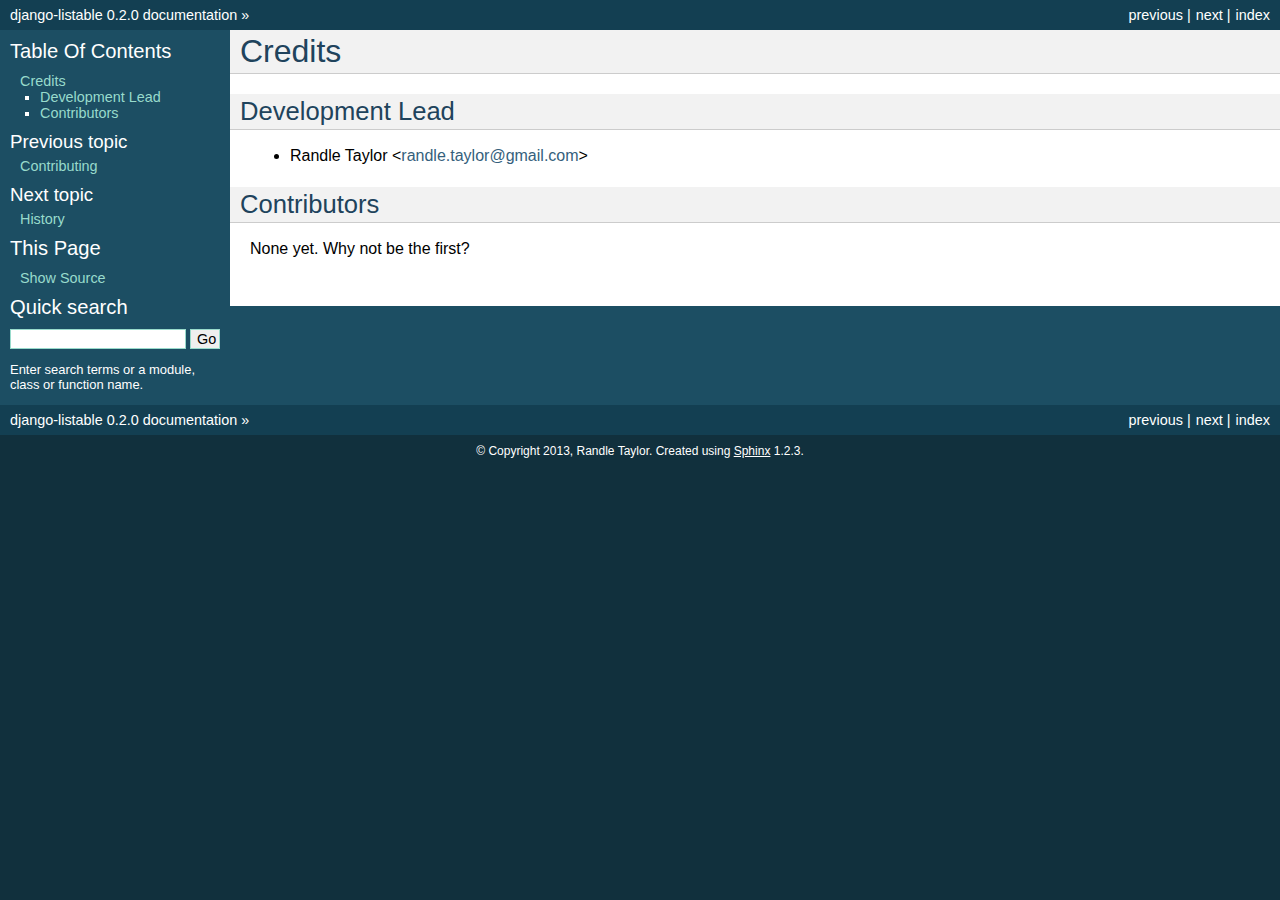
<file: docs/html/authors.html>
<!DOCTYPE html PUBLIC "-//W3C//DTD XHTML 1.0 Transitional//EN"
  "http://www.w3.org/TR/xhtml1/DTD/xhtml1-transitional.dtd">


<html xmlns="http://www.w3.org/1999/xhtml">
  <head>
    <meta http-equiv="Content-Type" content="text/html; charset=utf-8" />
    
    <title>Credits &mdash; django-listable 0.2.0 documentation</title>
    
    <link rel="stylesheet" href="_static/default.css" type="text/css" />
    <link rel="stylesheet" href="_static/pygments.css" type="text/css" />
    
    <script type="text/javascript">
      var DOCUMENTATION_OPTIONS = {
        URL_ROOT:    './',
        VERSION:     '0.2.0',
        COLLAPSE_INDEX: false,
        FILE_SUFFIX: '.html',
        HAS_SOURCE:  true
      };
    </script>
    <script type="text/javascript" src="_static/jquery.js"></script>
    <script type="text/javascript" src="_static/underscore.js"></script>
    <script type="text/javascript" src="_static/doctools.js"></script>
    <link rel="top" title="django-listable 0.2.0 documentation" href="index.html" />
    <link rel="next" title="History" href="history.html" />
    <link rel="prev" title="Contributing" href="contributing.html" /> 
  </head>
  <body>
    <div class="related">
      <h3>Navigation</h3>
      <ul>
        <li class="right" style="margin-right: 10px">
          <a href="genindex.html" title="General Index"
             accesskey="I">index</a></li>
        <li class="right" >
          <a href="history.html" title="History"
             accesskey="N">next</a> |</li>
        <li class="right" >
          <a href="contributing.html" title="Contributing"
             accesskey="P">previous</a> |</li>
        <li><a href="index.html">django-listable 0.2.0 documentation</a> &raquo;</li> 
      </ul>
    </div>  

    <div class="document">
      <div class="documentwrapper">
        <div class="bodywrapper">
          <div class="body">
            
  <div class="section" id="credits">
<h1>Credits<a class="headerlink" href="#credits" title="Permalink to this headline">¶</a></h1>
<div class="section" id="development-lead">
<h2>Development Lead<a class="headerlink" href="#development-lead" title="Permalink to this headline">¶</a></h2>
<ul class="simple">
<li>Randle Taylor &lt;<a class="reference external" href="mailto:randle&#46;taylor&#37;&#52;&#48;gmail&#46;com">randle<span>&#46;</span>taylor<span>&#64;</span>gmail<span>&#46;</span>com</a>&gt;</li>
</ul>
</div>
<div class="section" id="contributors">
<h2>Contributors<a class="headerlink" href="#contributors" title="Permalink to this headline">¶</a></h2>
<p>None yet. Why not be the first?</p>
</div>
</div>


          </div>
        </div>
      </div>
      <div class="sphinxsidebar">
        <div class="sphinxsidebarwrapper">
  <h3><a href="index.html">Table Of Contents</a></h3>
  <ul>
<li><a class="reference internal" href="#">Credits</a><ul>
<li><a class="reference internal" href="#development-lead">Development Lead</a></li>
<li><a class="reference internal" href="#contributors">Contributors</a></li>
</ul>
</li>
</ul>

  <h4>Previous topic</h4>
  <p class="topless"><a href="contributing.html"
                        title="previous chapter">Contributing</a></p>
  <h4>Next topic</h4>
  <p class="topless"><a href="history.html"
                        title="next chapter">History</a></p>
  <h3>This Page</h3>
  <ul class="this-page-menu">
    <li><a href="_sources/authors.txt"
           rel="nofollow">Show Source</a></li>
  </ul>
<div id="searchbox" style="display: none">
  <h3>Quick search</h3>
    <form class="search" action="search.html" method="get">
      <input type="text" name="q" />
      <input type="submit" value="Go" />
      <input type="hidden" name="check_keywords" value="yes" />
      <input type="hidden" name="area" value="default" />
    </form>
    <p class="searchtip" style="font-size: 90%">
    Enter search terms or a module, class or function name.
    </p>
</div>
<script type="text/javascript">$('#searchbox').show(0);</script>
        </div>
      </div>
      <div class="clearer"></div>
    </div>
    <div class="related">
      <h3>Navigation</h3>
      <ul>
        <li class="right" style="margin-right: 10px">
          <a href="genindex.html" title="General Index"
             >index</a></li>
        <li class="right" >
          <a href="history.html" title="History"
             >next</a> |</li>
        <li class="right" >
          <a href="contributing.html" title="Contributing"
             >previous</a> |</li>
        <li><a href="index.html">django-listable 0.2.0 documentation</a> &raquo;</li> 
      </ul>
    </div>
    <div class="footer">
        &copy; Copyright 2013, Randle Taylor.
      Created using <a href="http://sphinx-doc.org/">Sphinx</a> 1.2.3.
    </div>
  </body>
</html>
</file>
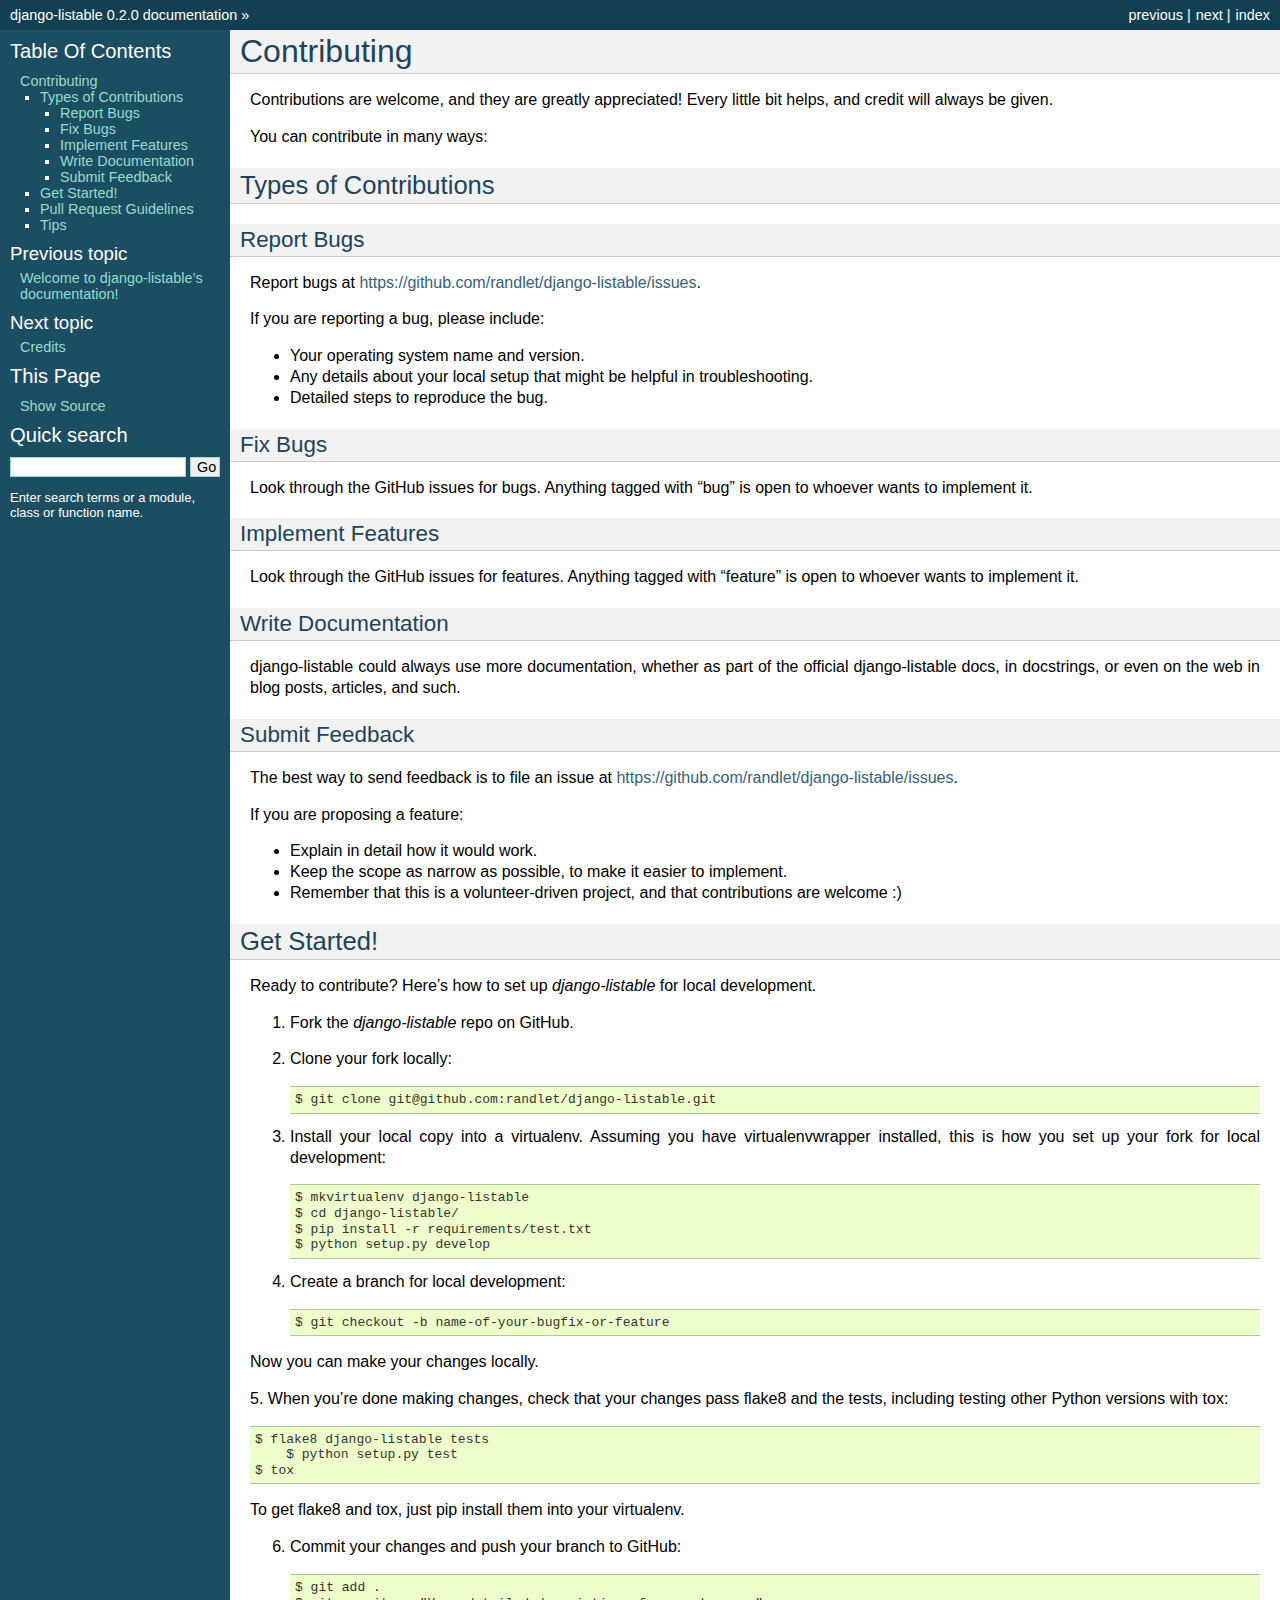
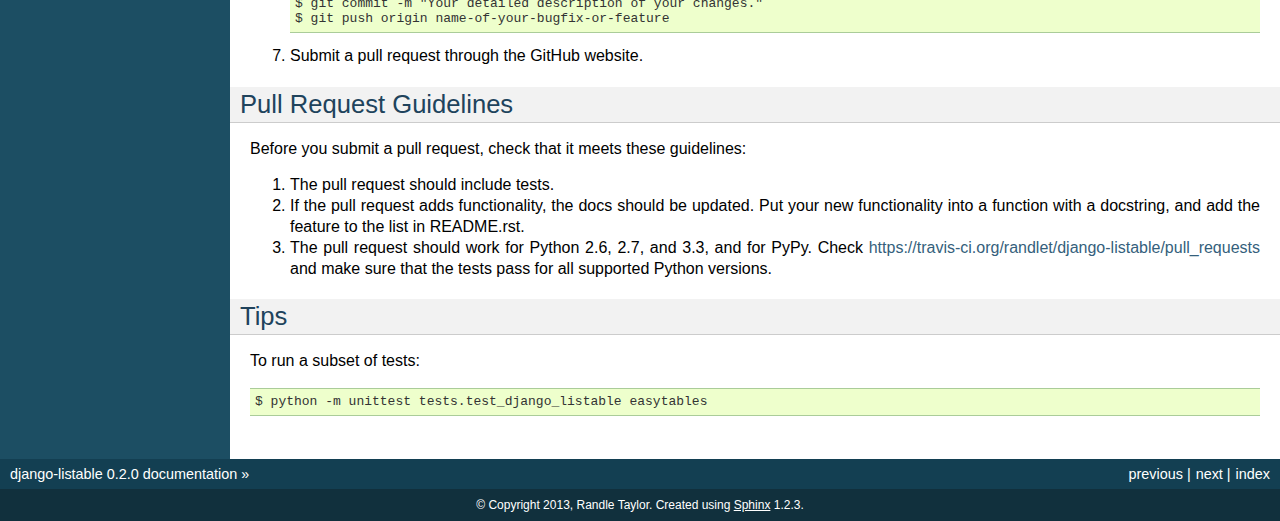
<file: docs/html/contributing.html>
<!DOCTYPE html PUBLIC "-//W3C//DTD XHTML 1.0 Transitional//EN"
  "http://www.w3.org/TR/xhtml1/DTD/xhtml1-transitional.dtd">


<html xmlns="http://www.w3.org/1999/xhtml">
  <head>
    <meta http-equiv="Content-Type" content="text/html; charset=utf-8" />
    
    <title>Contributing &mdash; django-listable 0.2.0 documentation</title>
    
    <link rel="stylesheet" href="_static/default.css" type="text/css" />
    <link rel="stylesheet" href="_static/pygments.css" type="text/css" />
    
    <script type="text/javascript">
      var DOCUMENTATION_OPTIONS = {
        URL_ROOT:    './',
        VERSION:     '0.2.0',
        COLLAPSE_INDEX: false,
        FILE_SUFFIX: '.html',
        HAS_SOURCE:  true
      };
    </script>
    <script type="text/javascript" src="_static/jquery.js"></script>
    <script type="text/javascript" src="_static/underscore.js"></script>
    <script type="text/javascript" src="_static/doctools.js"></script>
    <link rel="top" title="django-listable 0.2.0 documentation" href="index.html" />
    <link rel="next" title="Credits" href="authors.html" />
    <link rel="prev" title="Welcome to django-listable’s documentation!" href="index.html" /> 
  </head>
  <body>
    <div class="related">
      <h3>Navigation</h3>
      <ul>
        <li class="right" style="margin-right: 10px">
          <a href="genindex.html" title="General Index"
             accesskey="I">index</a></li>
        <li class="right" >
          <a href="authors.html" title="Credits"
             accesskey="N">next</a> |</li>
        <li class="right" >
          <a href="index.html" title="Welcome to django-listable’s documentation!"
             accesskey="P">previous</a> |</li>
        <li><a href="index.html">django-listable 0.2.0 documentation</a> &raquo;</li> 
      </ul>
    </div>  

    <div class="document">
      <div class="documentwrapper">
        <div class="bodywrapper">
          <div class="body">
            
  <div class="section" id="contributing">
<h1>Contributing<a class="headerlink" href="#contributing" title="Permalink to this headline">¶</a></h1>
<p>Contributions are welcome, and they are greatly appreciated! Every
little bit helps, and credit will always be given.</p>
<p>You can contribute in many ways:</p>
<div class="section" id="types-of-contributions">
<h2>Types of Contributions<a class="headerlink" href="#types-of-contributions" title="Permalink to this headline">¶</a></h2>
<div class="section" id="report-bugs">
<h3>Report Bugs<a class="headerlink" href="#report-bugs" title="Permalink to this headline">¶</a></h3>
<p>Report bugs at <a class="reference external" href="https://github.com/randlet/django-listable/issues">https://github.com/randlet/django-listable/issues</a>.</p>
<p>If you are reporting a bug, please include:</p>
<ul class="simple">
<li>Your operating system name and version.</li>
<li>Any details about your local setup that might be helpful in troubleshooting.</li>
<li>Detailed steps to reproduce the bug.</li>
</ul>
</div>
<div class="section" id="fix-bugs">
<h3>Fix Bugs<a class="headerlink" href="#fix-bugs" title="Permalink to this headline">¶</a></h3>
<p>Look through the GitHub issues for bugs. Anything tagged with &#8220;bug&#8221;
is open to whoever wants to implement it.</p>
</div>
<div class="section" id="implement-features">
<h3>Implement Features<a class="headerlink" href="#implement-features" title="Permalink to this headline">¶</a></h3>
<p>Look through the GitHub issues for features. Anything tagged with &#8220;feature&#8221;
is open to whoever wants to implement it.</p>
</div>
<div class="section" id="write-documentation">
<h3>Write Documentation<a class="headerlink" href="#write-documentation" title="Permalink to this headline">¶</a></h3>
<p>django-listable could always use more documentation, whether as part of the
official django-listable docs, in docstrings, or even on the web in blog posts,
articles, and such.</p>
</div>
<div class="section" id="submit-feedback">
<h3>Submit Feedback<a class="headerlink" href="#submit-feedback" title="Permalink to this headline">¶</a></h3>
<p>The best way to send feedback is to file an issue at <a class="reference external" href="https://github.com/randlet/django-listable/issues">https://github.com/randlet/django-listable/issues</a>.</p>
<p>If you are proposing a feature:</p>
<ul class="simple">
<li>Explain in detail how it would work.</li>
<li>Keep the scope as narrow as possible, to make it easier to implement.</li>
<li>Remember that this is a volunteer-driven project, and that contributions
are welcome :)</li>
</ul>
</div>
</div>
<div class="section" id="get-started">
<h2>Get Started!<a class="headerlink" href="#get-started" title="Permalink to this headline">¶</a></h2>
<p>Ready to contribute? Here&#8217;s how to set up <cite>django-listable</cite> for local development.</p>
<ol class="arabic">
<li><p class="first">Fork the <cite>django-listable</cite> repo on GitHub.</p>
</li>
<li><p class="first">Clone your fork locally:</p>
<div class="highlight-python"><div class="highlight"><pre>$ git clone git@github.com:randlet/django-listable.git
</pre></div>
</div>
</li>
<li><p class="first">Install your local copy into a virtualenv. Assuming you have virtualenvwrapper installed, this is how you set up your fork for local development:</p>
<div class="highlight-python"><div class="highlight"><pre>$ mkvirtualenv django-listable
$ cd django-listable/
$ pip install -r requirements/test.txt
$ python setup.py develop
</pre></div>
</div>
</li>
<li><p class="first">Create a branch for local development:</p>
<div class="highlight-python"><div class="highlight"><pre>$ git checkout -b name-of-your-bugfix-or-feature
</pre></div>
</div>
</li>
</ol>
<p>Now you can make your changes locally.</p>
<p>5. When you&#8217;re done making changes, check that your changes pass flake8 and the
tests, including testing other Python versions with tox:</p>
<div class="highlight-python"><div class="highlight"><pre>$ flake8 django-listable tests
    $ python setup.py test
$ tox
</pre></div>
</div>
<p>To get flake8 and tox, just pip install them into your virtualenv.</p>
<ol class="arabic" start="6">
<li><p class="first">Commit your changes and push your branch to GitHub:</p>
<div class="highlight-python"><div class="highlight"><pre>$ git add .
$ git commit -m &quot;Your detailed description of your changes.&quot;
$ git push origin name-of-your-bugfix-or-feature
</pre></div>
</div>
</li>
<li><p class="first">Submit a pull request through the GitHub website.</p>
</li>
</ol>
</div>
<div class="section" id="pull-request-guidelines">
<h2>Pull Request Guidelines<a class="headerlink" href="#pull-request-guidelines" title="Permalink to this headline">¶</a></h2>
<p>Before you submit a pull request, check that it meets these guidelines:</p>
<ol class="arabic simple">
<li>The pull request should include tests.</li>
<li>If the pull request adds functionality, the docs should be updated. Put
your new functionality into a function with a docstring, and add the
feature to the list in README.rst.</li>
<li>The pull request should work for Python 2.6, 2.7, and 3.3, and for PyPy. Check
<a class="reference external" href="https://travis-ci.org/randlet/django-listable/pull_requests">https://travis-ci.org/randlet/django-listable/pull_requests</a>
and make sure that the tests pass for all supported Python versions.</li>
</ol>
</div>
<div class="section" id="tips">
<h2>Tips<a class="headerlink" href="#tips" title="Permalink to this headline">¶</a></h2>
<p>To run a subset of tests:</p>
<div class="highlight-python"><div class="highlight"><pre>$ python -m unittest tests.test_django_listable easytables
</pre></div>
</div>
</div>
</div>


          </div>
        </div>
      </div>
      <div class="sphinxsidebar">
        <div class="sphinxsidebarwrapper">
  <h3><a href="index.html">Table Of Contents</a></h3>
  <ul>
<li><a class="reference internal" href="#">Contributing</a><ul>
<li><a class="reference internal" href="#types-of-contributions">Types of Contributions</a><ul>
<li><a class="reference internal" href="#report-bugs">Report Bugs</a></li>
<li><a class="reference internal" href="#fix-bugs">Fix Bugs</a></li>
<li><a class="reference internal" href="#implement-features">Implement Features</a></li>
<li><a class="reference internal" href="#write-documentation">Write Documentation</a></li>
<li><a class="reference internal" href="#submit-feedback">Submit Feedback</a></li>
</ul>
</li>
<li><a class="reference internal" href="#get-started">Get Started!</a></li>
<li><a class="reference internal" href="#pull-request-guidelines">Pull Request Guidelines</a></li>
<li><a class="reference internal" href="#tips">Tips</a></li>
</ul>
</li>
</ul>

  <h4>Previous topic</h4>
  <p class="topless"><a href="index.html"
                        title="previous chapter">Welcome to django-listable&#8217;s documentation!</a></p>
  <h4>Next topic</h4>
  <p class="topless"><a href="authors.html"
                        title="next chapter">Credits</a></p>
  <h3>This Page</h3>
  <ul class="this-page-menu">
    <li><a href="_sources/contributing.txt"
           rel="nofollow">Show Source</a></li>
  </ul>
<div id="searchbox" style="display: none">
  <h3>Quick search</h3>
    <form class="search" action="search.html" method="get">
      <input type="text" name="q" />
      <input type="submit" value="Go" />
      <input type="hidden" name="check_keywords" value="yes" />
      <input type="hidden" name="area" value="default" />
    </form>
    <p class="searchtip" style="font-size: 90%">
    Enter search terms or a module, class or function name.
    </p>
</div>
<script type="text/javascript">$('#searchbox').show(0);</script>
        </div>
      </div>
      <div class="clearer"></div>
    </div>
    <div class="related">
      <h3>Navigation</h3>
      <ul>
        <li class="right" style="margin-right: 10px">
          <a href="genindex.html" title="General Index"
             >index</a></li>
        <li class="right" >
          <a href="authors.html" title="Credits"
             >next</a> |</li>
        <li class="right" >
          <a href="index.html" title="Welcome to django-listable’s documentation!"
             >previous</a> |</li>
        <li><a href="index.html">django-listable 0.2.0 documentation</a> &raquo;</li> 
      </ul>
    </div>
    <div class="footer">
        &copy; Copyright 2013, Randle Taylor.
      Created using <a href="http://sphinx-doc.org/">Sphinx</a> 1.2.3.
    </div>
  </body>
</html>
</file>
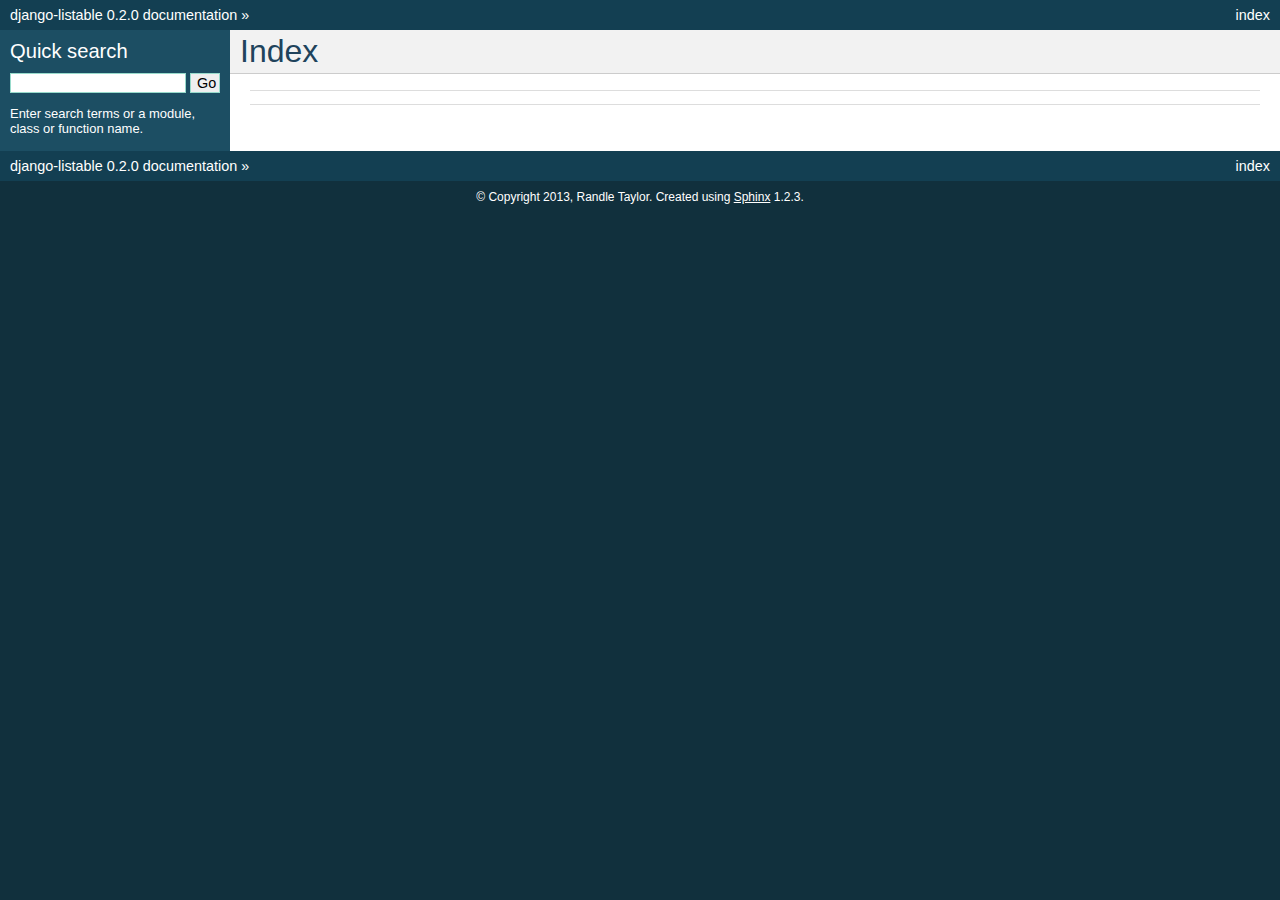
<file: docs/html/genindex.html>
<!DOCTYPE html PUBLIC "-//W3C//DTD XHTML 1.0 Transitional//EN"
  "http://www.w3.org/TR/xhtml1/DTD/xhtml1-transitional.dtd">


<html xmlns="http://www.w3.org/1999/xhtml">
  <head>
    <meta http-equiv="Content-Type" content="text/html; charset=utf-8" />
    
    <title>Index &mdash; django-listable 0.2.0 documentation</title>
    
    <link rel="stylesheet" href="_static/default.css" type="text/css" />
    <link rel="stylesheet" href="_static/pygments.css" type="text/css" />
    
    <script type="text/javascript">
      var DOCUMENTATION_OPTIONS = {
        URL_ROOT:    './',
        VERSION:     '0.2.0',
        COLLAPSE_INDEX: false,
        FILE_SUFFIX: '.html',
        HAS_SOURCE:  true
      };
    </script>
    <script type="text/javascript" src="_static/jquery.js"></script>
    <script type="text/javascript" src="_static/underscore.js"></script>
    <script type="text/javascript" src="_static/doctools.js"></script>
    <link rel="top" title="django-listable 0.2.0 documentation" href="index.html" /> 
  </head>
  <body>
    <div class="related">
      <h3>Navigation</h3>
      <ul>
        <li class="right" style="margin-right: 10px">
          <a href="#" title="General Index"
             accesskey="I">index</a></li>
        <li><a href="index.html">django-listable 0.2.0 documentation</a> &raquo;</li> 
      </ul>
    </div>  

    <div class="document">
      <div class="documentwrapper">
        <div class="bodywrapper">
          <div class="body">
            

<h1 id="index">Index</h1>

<div class="genindex-jumpbox">
 
</div>


          </div>
        </div>
      </div>
      <div class="sphinxsidebar">
        <div class="sphinxsidebarwrapper">

   

<div id="searchbox" style="display: none">
  <h3>Quick search</h3>
    <form class="search" action="search.html" method="get">
      <input type="text" name="q" />
      <input type="submit" value="Go" />
      <input type="hidden" name="check_keywords" value="yes" />
      <input type="hidden" name="area" value="default" />
    </form>
    <p class="searchtip" style="font-size: 90%">
    Enter search terms or a module, class or function name.
    </p>
</div>
<script type="text/javascript">$('#searchbox').show(0);</script>
        </div>
      </div>
      <div class="clearer"></div>
    </div>
    <div class="related">
      <h3>Navigation</h3>
      <ul>
        <li class="right" style="margin-right: 10px">
          <a href="#" title="General Index"
             >index</a></li>
        <li><a href="index.html">django-listable 0.2.0 documentation</a> &raquo;</li> 
      </ul>
    </div>
    <div class="footer">
        &copy; Copyright 2013, Randle Taylor.
      Created using <a href="http://sphinx-doc.org/">Sphinx</a> 1.2.3.
    </div>
  </body>
</html>
</file>
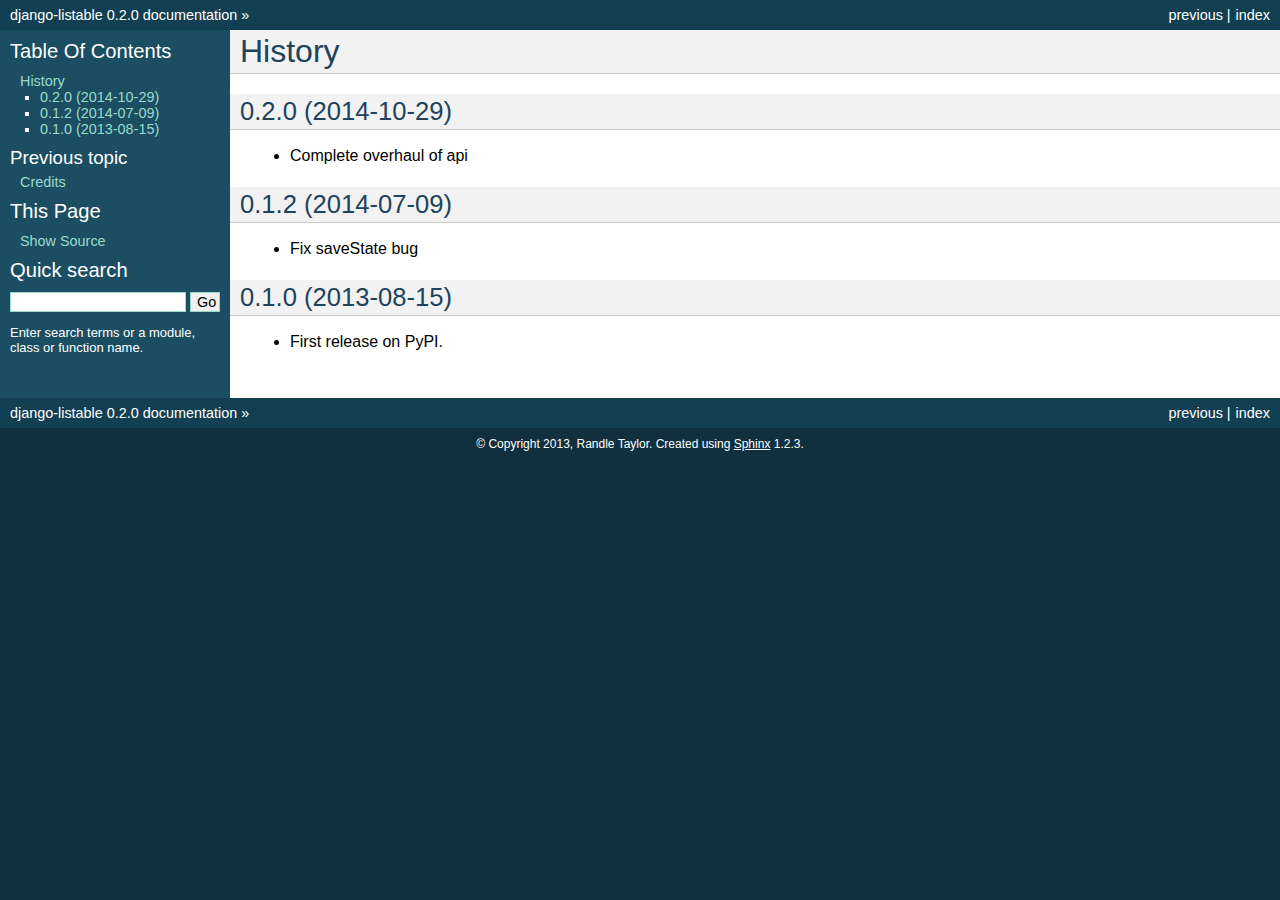
<file: docs/html/history.html>
<!DOCTYPE html PUBLIC "-//W3C//DTD XHTML 1.0 Transitional//EN"
  "http://www.w3.org/TR/xhtml1/DTD/xhtml1-transitional.dtd">


<html xmlns="http://www.w3.org/1999/xhtml">
  <head>
    <meta http-equiv="Content-Type" content="text/html; charset=utf-8" />
    
    <title>History &mdash; django-listable 0.2.0 documentation</title>
    
    <link rel="stylesheet" href="_static/default.css" type="text/css" />
    <link rel="stylesheet" href="_static/pygments.css" type="text/css" />
    
    <script type="text/javascript">
      var DOCUMENTATION_OPTIONS = {
        URL_ROOT:    './',
        VERSION:     '0.2.0',
        COLLAPSE_INDEX: false,
        FILE_SUFFIX: '.html',
        HAS_SOURCE:  true
      };
    </script>
    <script type="text/javascript" src="_static/jquery.js"></script>
    <script type="text/javascript" src="_static/underscore.js"></script>
    <script type="text/javascript" src="_static/doctools.js"></script>
    <link rel="top" title="django-listable 0.2.0 documentation" href="index.html" />
    <link rel="prev" title="Credits" href="authors.html" /> 
  </head>
  <body>
    <div class="related">
      <h3>Navigation</h3>
      <ul>
        <li class="right" style="margin-right: 10px">
          <a href="genindex.html" title="General Index"
             accesskey="I">index</a></li>
        <li class="right" >
          <a href="authors.html" title="Credits"
             accesskey="P">previous</a> |</li>
        <li><a href="index.html">django-listable 0.2.0 documentation</a> &raquo;</li> 
      </ul>
    </div>  

    <div class="document">
      <div class="documentwrapper">
        <div class="bodywrapper">
          <div class="body">
            
  <div class="section" id="history">
<h1>History<a class="headerlink" href="#history" title="Permalink to this headline">¶</a></h1>
<div class="section" id="id1">
<h2>0.2.0 (2014-10-29)<a class="headerlink" href="#id1" title="Permalink to this headline">¶</a></h2>
<ul class="simple">
<li>Complete overhaul of api</li>
</ul>
</div>
<div class="section" id="id2">
<h2>0.1.2 (2014-07-09)<a class="headerlink" href="#id2" title="Permalink to this headline">¶</a></h2>
<ul class="simple">
<li>Fix saveState bug</li>
</ul>
</div>
<div class="section" id="id3">
<h2>0.1.0 (2013-08-15)<a class="headerlink" href="#id3" title="Permalink to this headline">¶</a></h2>
<ul class="simple">
<li>First release on PyPI.</li>
</ul>
</div>
</div>


          </div>
        </div>
      </div>
      <div class="sphinxsidebar">
        <div class="sphinxsidebarwrapper">
  <h3><a href="index.html">Table Of Contents</a></h3>
  <ul>
<li><a class="reference internal" href="#">History</a><ul>
<li><a class="reference internal" href="#id1">0.2.0 (2014-10-29)</a></li>
<li><a class="reference internal" href="#id2">0.1.2 (2014-07-09)</a></li>
<li><a class="reference internal" href="#id3">0.1.0 (2013-08-15)</a></li>
</ul>
</li>
</ul>

  <h4>Previous topic</h4>
  <p class="topless"><a href="authors.html"
                        title="previous chapter">Credits</a></p>
  <h3>This Page</h3>
  <ul class="this-page-menu">
    <li><a href="_sources/history.txt"
           rel="nofollow">Show Source</a></li>
  </ul>
<div id="searchbox" style="display: none">
  <h3>Quick search</h3>
    <form class="search" action="search.html" method="get">
      <input type="text" name="q" />
      <input type="submit" value="Go" />
      <input type="hidden" name="check_keywords" value="yes" />
      <input type="hidden" name="area" value="default" />
    </form>
    <p class="searchtip" style="font-size: 90%">
    Enter search terms or a module, class or function name.
    </p>
</div>
<script type="text/javascript">$('#searchbox').show(0);</script>
        </div>
      </div>
      <div class="clearer"></div>
    </div>
    <div class="related">
      <h3>Navigation</h3>
      <ul>
        <li class="right" style="margin-right: 10px">
          <a href="genindex.html" title="General Index"
             >index</a></li>
        <li class="right" >
          <a href="authors.html" title="Credits"
             >previous</a> |</li>
        <li><a href="index.html">django-listable 0.2.0 documentation</a> &raquo;</li> 
      </ul>
    </div>
    <div class="footer">
        &copy; Copyright 2013, Randle Taylor.
      Created using <a href="http://sphinx-doc.org/">Sphinx</a> 1.2.3.
    </div>
  </body>
</html>
</file>
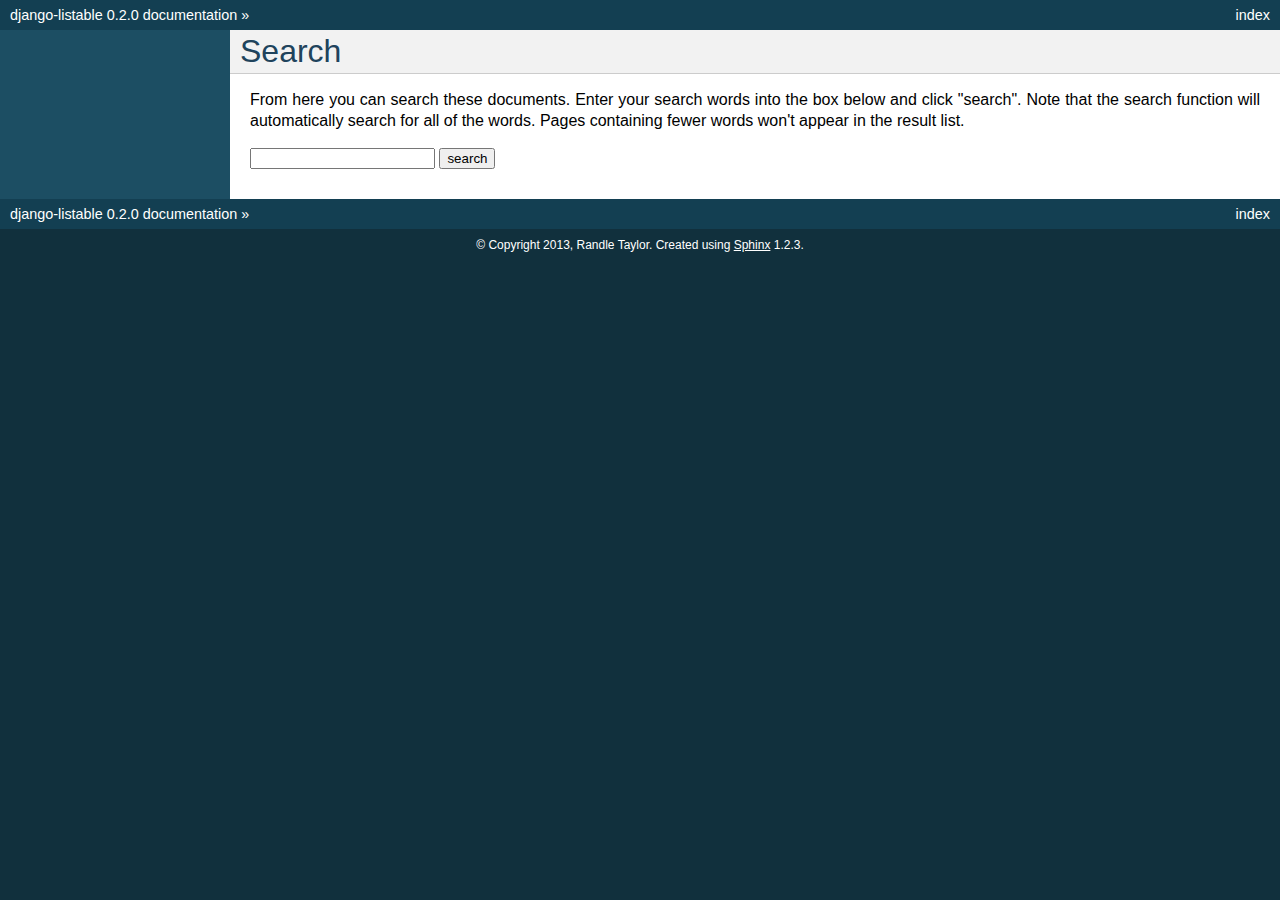
<file: docs/html/search.html>
<!DOCTYPE html PUBLIC "-//W3C//DTD XHTML 1.0 Transitional//EN"
  "http://www.w3.org/TR/xhtml1/DTD/xhtml1-transitional.dtd">


<html xmlns="http://www.w3.org/1999/xhtml">
  <head>
    <meta http-equiv="Content-Type" content="text/html; charset=utf-8" />
    
    <title>Search &mdash; django-listable 0.2.0 documentation</title>
    
    <link rel="stylesheet" href="_static/default.css" type="text/css" />
    <link rel="stylesheet" href="_static/pygments.css" type="text/css" />
    
    <script type="text/javascript">
      var DOCUMENTATION_OPTIONS = {
        URL_ROOT:    './',
        VERSION:     '0.2.0',
        COLLAPSE_INDEX: false,
        FILE_SUFFIX: '.html',
        HAS_SOURCE:  true
      };
    </script>
    <script type="text/javascript" src="_static/jquery.js"></script>
    <script type="text/javascript" src="_static/underscore.js"></script>
    <script type="text/javascript" src="_static/doctools.js"></script>
    <script type="text/javascript" src="_static/searchtools.js"></script>
    <link rel="top" title="django-listable 0.2.0 documentation" href="index.html" />
  <script type="text/javascript">
    jQuery(function() { Search.loadIndex("searchindex.js"); });
  </script>
  
  <script type="text/javascript" id="searchindexloader"></script>
   

  </head>
  <body>
    <div class="related">
      <h3>Navigation</h3>
      <ul>
        <li class="right" style="margin-right: 10px">
          <a href="genindex.html" title="General Index"
             accesskey="I">index</a></li>
        <li><a href="index.html">django-listable 0.2.0 documentation</a> &raquo;</li> 
      </ul>
    </div>  

    <div class="document">
      <div class="documentwrapper">
        <div class="bodywrapper">
          <div class="body">
            
  <h1 id="search-documentation">Search</h1>
  <div id="fallback" class="admonition warning">
  <script type="text/javascript">$('#fallback').hide();</script>
  <p>
    Please activate JavaScript to enable the search
    functionality.
  </p>
  </div>
  <p>
    From here you can search these documents. Enter your search
    words into the box below and click "search". Note that the search
    function will automatically search for all of the words. Pages
    containing fewer words won't appear in the result list.
  </p>
  <form action="" method="get">
    <input type="text" name="q" value="" />
    <input type="submit" value="search" />
    <span id="search-progress" style="padding-left: 10px"></span>
  </form>
  
  <div id="search-results">
  
  </div>

          </div>
        </div>
      </div>
      <div class="sphinxsidebar">
        <div class="sphinxsidebarwrapper">
        </div>
      </div>
      <div class="clearer"></div>
    </div>
    <div class="related">
      <h3>Navigation</h3>
      <ul>
        <li class="right" style="margin-right: 10px">
          <a href="genindex.html" title="General Index"
             >index</a></li>
        <li><a href="index.html">django-listable 0.2.0 documentation</a> &raquo;</li> 
      </ul>
    </div>
    <div class="footer">
        &copy; Copyright 2013, Randle Taylor.
      Created using <a href="http://sphinx-doc.org/">Sphinx</a> 1.2.3.
    </div>
  </body>
</html>
</file>
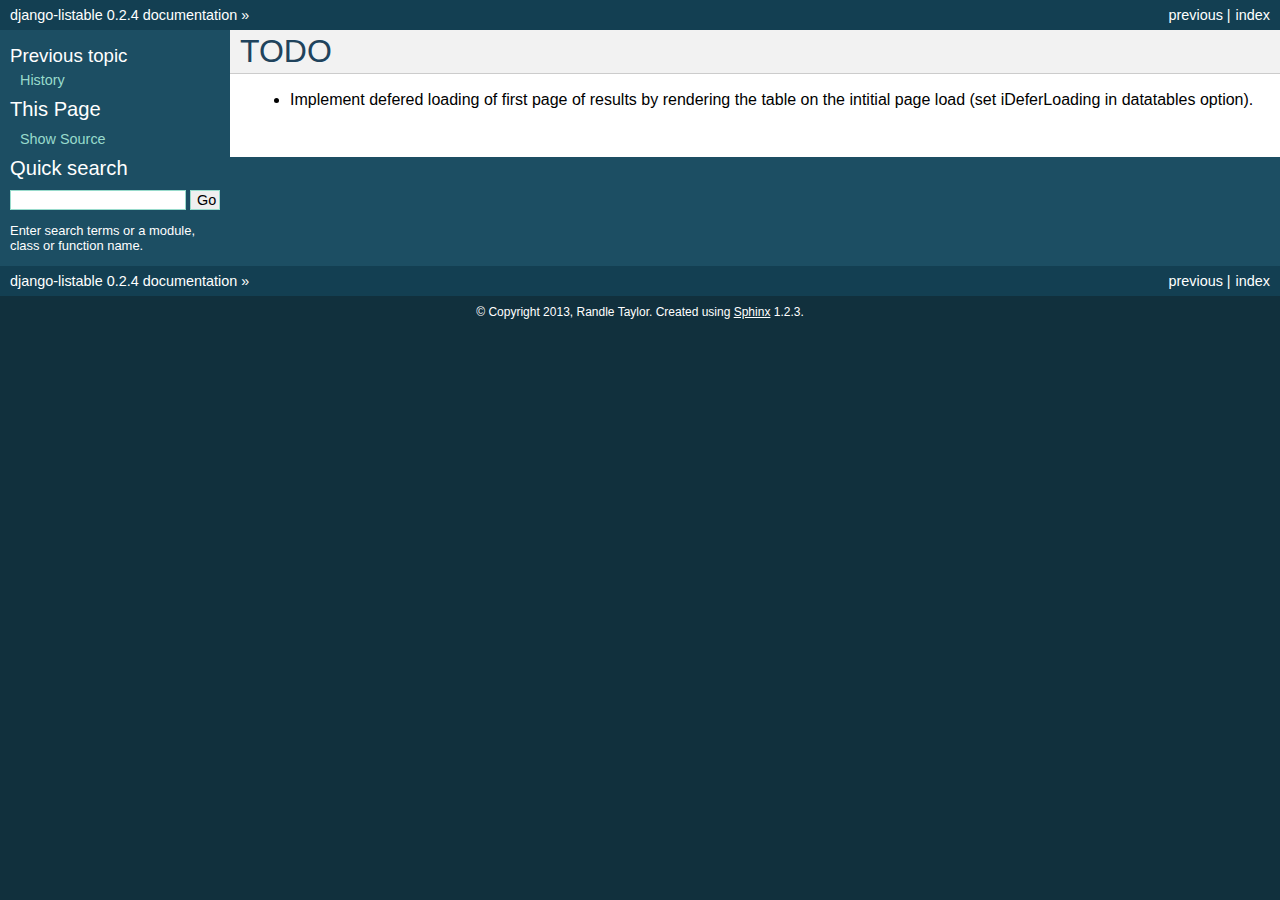
<file: docs/html/todo.html>
<!DOCTYPE html PUBLIC "-//W3C//DTD XHTML 1.0 Transitional//EN"
  "http://www.w3.org/TR/xhtml1/DTD/xhtml1-transitional.dtd">


<html xmlns="http://www.w3.org/1999/xhtml">
  <head>
    <meta http-equiv="Content-Type" content="text/html; charset=utf-8" />
    
    <title>TODO &mdash; django-listable 0.2.4 documentation</title>
    
    <link rel="stylesheet" href="_static/default.css" type="text/css" />
    <link rel="stylesheet" href="_static/pygments.css" type="text/css" />
    
    <script type="text/javascript">
      var DOCUMENTATION_OPTIONS = {
        URL_ROOT:    './',
        VERSION:     '0.2.4',
        COLLAPSE_INDEX: false,
        FILE_SUFFIX: '.html',
        HAS_SOURCE:  true
      };
    </script>
    <script type="text/javascript" src="_static/jquery.js"></script>
    <script type="text/javascript" src="_static/underscore.js"></script>
    <script type="text/javascript" src="_static/doctools.js"></script>
    <link rel="top" title="django-listable 0.2.4 documentation" href="index.html" />
    <link rel="prev" title="History" href="history.html" /> 
  </head>
  <body>
    <div class="related">
      <h3>Navigation</h3>
      <ul>
        <li class="right" style="margin-right: 10px">
          <a href="genindex.html" title="General Index"
             accesskey="I">index</a></li>
        <li class="right" >
          <a href="history.html" title="History"
             accesskey="P">previous</a> |</li>
        <li><a href="index.html">django-listable 0.2.4 documentation</a> &raquo;</li> 
      </ul>
    </div>  

    <div class="document">
      <div class="documentwrapper">
        <div class="bodywrapper">
          <div class="body">
            
  <div class="section" id="todo">
<h1>TODO<a class="headerlink" href="#todo" title="Permalink to this headline">¶</a></h1>
<ul class="simple">
<li>Implement defered loading of first page of results by rendering the table on
the intitial page load (set iDeferLoading in datatables option).</li>
</ul>
</div>


          </div>
        </div>
      </div>
      <div class="sphinxsidebar">
        <div class="sphinxsidebarwrapper">
  <h4>Previous topic</h4>
  <p class="topless"><a href="history.html"
                        title="previous chapter">History</a></p>
  <h3>This Page</h3>
  <ul class="this-page-menu">
    <li><a href="_sources/todo.txt"
           rel="nofollow">Show Source</a></li>
  </ul>
<div id="searchbox" style="display: none">
  <h3>Quick search</h3>
    <form class="search" action="search.html" method="get">
      <input type="text" name="q" />
      <input type="submit" value="Go" />
      <input type="hidden" name="check_keywords" value="yes" />
      <input type="hidden" name="area" value="default" />
    </form>
    <p class="searchtip" style="font-size: 90%">
    Enter search terms or a module, class or function name.
    </p>
</div>
<script type="text/javascript">$('#searchbox').show(0);</script>
        </div>
      </div>
      <div class="clearer"></div>
    </div>
    <div class="related">
      <h3>Navigation</h3>
      <ul>
        <li class="right" style="margin-right: 10px">
          <a href="genindex.html" title="General Index"
             >index</a></li>
        <li class="right" >
          <a href="history.html" title="History"
             >previous</a> |</li>
        <li><a href="index.html">django-listable 0.2.4 documentation</a> &raquo;</li> 
      </ul>
    </div>
    <div class="footer">
        &copy; Copyright 2013, Randle Taylor.
      Created using <a href="http://sphinx-doc.org/">Sphinx</a> 1.2.3.
    </div>
  </body>
</html>
</file>
<file: docs/html/_static/default.css>
/*
 * default.css_t
 * ~~~~~~~~~~~~~
 *
 * Sphinx stylesheet -- default theme.
 *
 * :copyright: Copyright 2007-2014 by the Sphinx team, see AUTHORS.
 * :license: BSD, see LICENSE for details.
 *
 */

@import url("basic.css");

/* -- page layout ----------------------------------------------------------- */

body {
    font-family: sans-serif;
    font-size: 100%;
    background-color: #11303d;
    color: #000;
    margin: 0;
    padding: 0;
}

div.document {
    background-color: #1c4e63;
}

div.documentwrapper {
    float: left;
    width: 100%;
}

div.bodywrapper {
    margin: 0 0 0 230px;
}

div.body {
    background-color: #ffffff;
    color: #000000;
    padding: 0 20px 30px 20px;
}

div.footer {
    color: #ffffff;
    width: 100%;
    padding: 9px 0 9px 0;
    text-align: center;
    font-size: 75%;
}

div.footer a {
    color: #ffffff;
    text-decoration: underline;
}

div.related {
    background-color: #133f52;
    line-height: 30px;
    color: #ffffff;
}

div.related a {
    color: #ffffff;
}

div.sphinxsidebar {
}

div.sphinxsidebar h3 {
    font-family: 'Trebuchet MS', sans-serif;
    color: #ffffff;
    font-size: 1.4em;
    font-weight: normal;
    margin: 0;
    padding: 0;
}

div.sphinxsidebar h3 a {
    color: #ffffff;
}

div.sphinxsidebar h4 {
    font-family: 'Trebuchet MS', sans-serif;
    color: #ffffff;
    font-size: 1.3em;
    font-weight: normal;
    margin: 5px 0 0 0;
    padding: 0;
}

div.sphinxsidebar p {
    color: #ffffff;
}

div.sphinxsidebar p.topless {
    margin: 5px 10px 10px 10px;
}

div.sphinxsidebar ul {
    margin: 10px;
    padding: 0;
    color: #ffffff;
}

div.sphinxsidebar a {
    color: #98dbcc;
}

div.sphinxsidebar input {
    border: 1px solid #98dbcc;
    font-family: sans-serif;
    font-size: 1em;
}



/* -- hyperlink styles ------------------------------------------------------ */

a {
    color: #355f7c;
    text-decoration: none;
}

a:visited {
    color: #355f7c;
    text-decoration: none;
}

a:hover {
    text-decoration: underline;
}



/* -- body styles ----------------------------------------------------------- */

div.body h1,
div.body h2,
div.body h3,
div.body h4,
div.body h5,
div.body h6 {
    font-family: 'Trebuchet MS', sans-serif;
    background-color: #f2f2f2;
    font-weight: normal;
    color: #20435c;
    border-bottom: 1px solid #ccc;
    margin: 20px -20px 10px -20px;
    padding: 3px 0 3px 10px;
}

div.body h1 { margin-top: 0; font-size: 200%; }
div.body h2 { font-size: 160%; }
div.body h3 { font-size: 140%; }
div.body h4 { font-size: 120%; }
div.body h5 { font-size: 110%; }
div.body h6 { font-size: 100%; }

a.headerlink {
    color: #c60f0f;
    font-size: 0.8em;
    padding: 0 4px 0 4px;
    text-decoration: none;
}

a.headerlink:hover {
    background-color: #c60f0f;
    color: white;
}

div.body p, div.body dd, div.body li {
    text-align: justify;
    line-height: 130%;
}

div.admonition p.admonition-title + p {
    display: inline;
}

div.admonition p {
    margin-bottom: 5px;
}

div.admonition pre {
    margin-bottom: 5px;
}

div.admonition ul, div.admonition ol {
    margin-bottom: 5px;
}

div.note {
    background-color: #eee;
    border: 1px solid #ccc;
}

div.seealso {
    background-color: #ffc;
    border: 1px solid #ff6;
}

div.topic {
    background-color: #eee;
}

div.warning {
    background-color: #ffe4e4;
    border: 1px solid #f66;
}

p.admonition-title {
    display: inline;
}

p.admonition-title:after {
    content: ":";
}

pre {
    padding: 5px;
    background-color: #eeffcc;
    color: #333333;
    line-height: 120%;
    border: 1px solid #ac9;
    border-left: none;
    border-right: none;
}

tt {
    background-color: #ecf0f3;
    padding: 0 1px 0 1px;
    font-size: 0.95em;
}

th {
    background-color: #ede;
}

.warning tt {
    background: #efc2c2;
}

.note tt {
    background: #d6d6d6;
}

.viewcode-back {
    font-family: sans-serif;
}

div.viewcode-block:target {
    background-color: #f4debf;
    border-top: 1px solid #ac9;
    border-bottom: 1px solid #ac9;
}
</file>
<file: docs/html/_static/pygments.css>
.highlight .hll { background-color: #ffffcc }
.highlight  { background: #eeffcc; }
.highlight .c { color: #408090; font-style: italic } /* Comment */
.highlight .err { border: 1px solid #FF0000 } /* Error */
.highlight .k { color: #007020; font-weight: bold } /* Keyword */
.highlight .o { color: #666666 } /* Operator */
.highlight .cm { color: #408090; font-style: italic } /* Comment.Multiline */
.highlight .cp { color: #007020 } /* Comment.Preproc */
.highlight .c1 { color: #408090; font-style: italic } /* Comment.Single */
.highlight .cs { color: #408090; background-color: #fff0f0 } /* Comment.Special */
.highlight .gd { color: #A00000 } /* Generic.Deleted */
.highlight .ge { font-style: italic } /* Generic.Emph */
.highlight .gr { color: #FF0000 } /* Generic.Error */
.highlight .gh { color: #000080; font-weight: bold } /* Generic.Heading */
.highlight .gi { color: #00A000 } /* Generic.Inserted */
.highlight .go { color: #333333 } /* Generic.Output */
.highlight .gp { color: #c65d09; font-weight: bold } /* Generic.Prompt */
.highlight .gs { font-weight: bold } /* Generic.Strong */
.highlight .gu { color: #800080; font-weight: bold } /* Generic.Subheading */
.highlight .gt { color: #0044DD } /* Generic.Traceback */
.highlight .kc { color: #007020; font-weight: bold } /* Keyword.Constant */
.highlight .kd { color: #007020; font-weight: bold } /* Keyword.Declaration */
.highlight .kn { color: #007020; font-weight: bold } /* Keyword.Namespace */
.highlight .kp { color: #007020 } /* Keyword.Pseudo */
.highlight .kr { color: #007020; font-weight: bold } /* Keyword.Reserved */
.highlight .kt { color: #902000 } /* Keyword.Type */
.highlight .m { color: #208050 } /* Literal.Number */
.highlight .s { color: #4070a0 } /* Literal.String */
.highlight .na { color: #4070a0 } /* Name.Attribute */
.highlight .nb { color: #007020 } /* Name.Builtin */
.highlight .nc { color: #0e84b5; font-weight: bold } /* Name.Class */
.highlight .no { color: #60add5 } /* Name.Constant */
.highlight .nd { color: #555555; font-weight: bold } /* Name.Decorator */
.highlight .ni { color: #d55537; font-weight: bold } /* Name.Entity */
.highlight .ne { color: #007020 } /* Name.Exception */
.highlight .nf { color: #06287e } /* Name.Function */
.highlight .nl { color: #002070; font-weight: bold } /* Name.Label */
.highlight .nn { color: #0e84b5; font-weight: bold } /* Name.Namespace */
.highlight .nt { color: #062873; font-weight: bold } /* Name.Tag */
.highlight .nv { color: #bb60d5 } /* Name.Variable */
.highlight .ow { color: #007020; font-weight: bold } /* Operator.Word */
.highlight .w { color: #bbbbbb } /* Text.Whitespace */
.highlight .mf { color: #208050 } /* Literal.Number.Float */
.highlight .mh { color: #208050 } /* Literal.Number.Hex */
.highlight .mi { color: #208050 } /* Literal.Number.Integer */
.highlight .mo { color: #208050 } /* Literal.Number.Oct */
.highlight .sb { color: #4070a0 } /* Literal.String.Backtick */
.highlight .sc { color: #4070a0 } /* Literal.String.Char */
.highlight .sd { color: #4070a0; font-style: italic } /* Literal.String.Doc */
.highlight .s2 { color: #4070a0 } /* Literal.String.Double */
.highlight .se { color: #4070a0; font-weight: bold } /* Literal.String.Escape */
.highlight .sh { color: #4070a0 } /* Literal.String.Heredoc */
.highlight .si { color: #70a0d0; font-style: italic } /* Literal.String.Interpol */
.highlight .sx { color: #c65d09 } /* Literal.String.Other */
.highlight .sr { color: #235388 } /* Literal.String.Regex */
.highlight .s1 { color: #4070a0 } /* Literal.String.Single */
.highlight .ss { color: #517918 } /* Literal.String.Symbol */
.highlight .bp { color: #007020 } /* Name.Builtin.Pseudo */
.highlight .vc { color: #bb60d5 } /* Name.Variable.Class */
.highlight .vg { color: #bb60d5 } /* Name.Variable.Global */
.highlight .vi { color: #bb60d5 } /* Name.Variable.Instance */
.highlight .il { color: #208050 } /* Literal.Number.Integer.Long */
</file>
